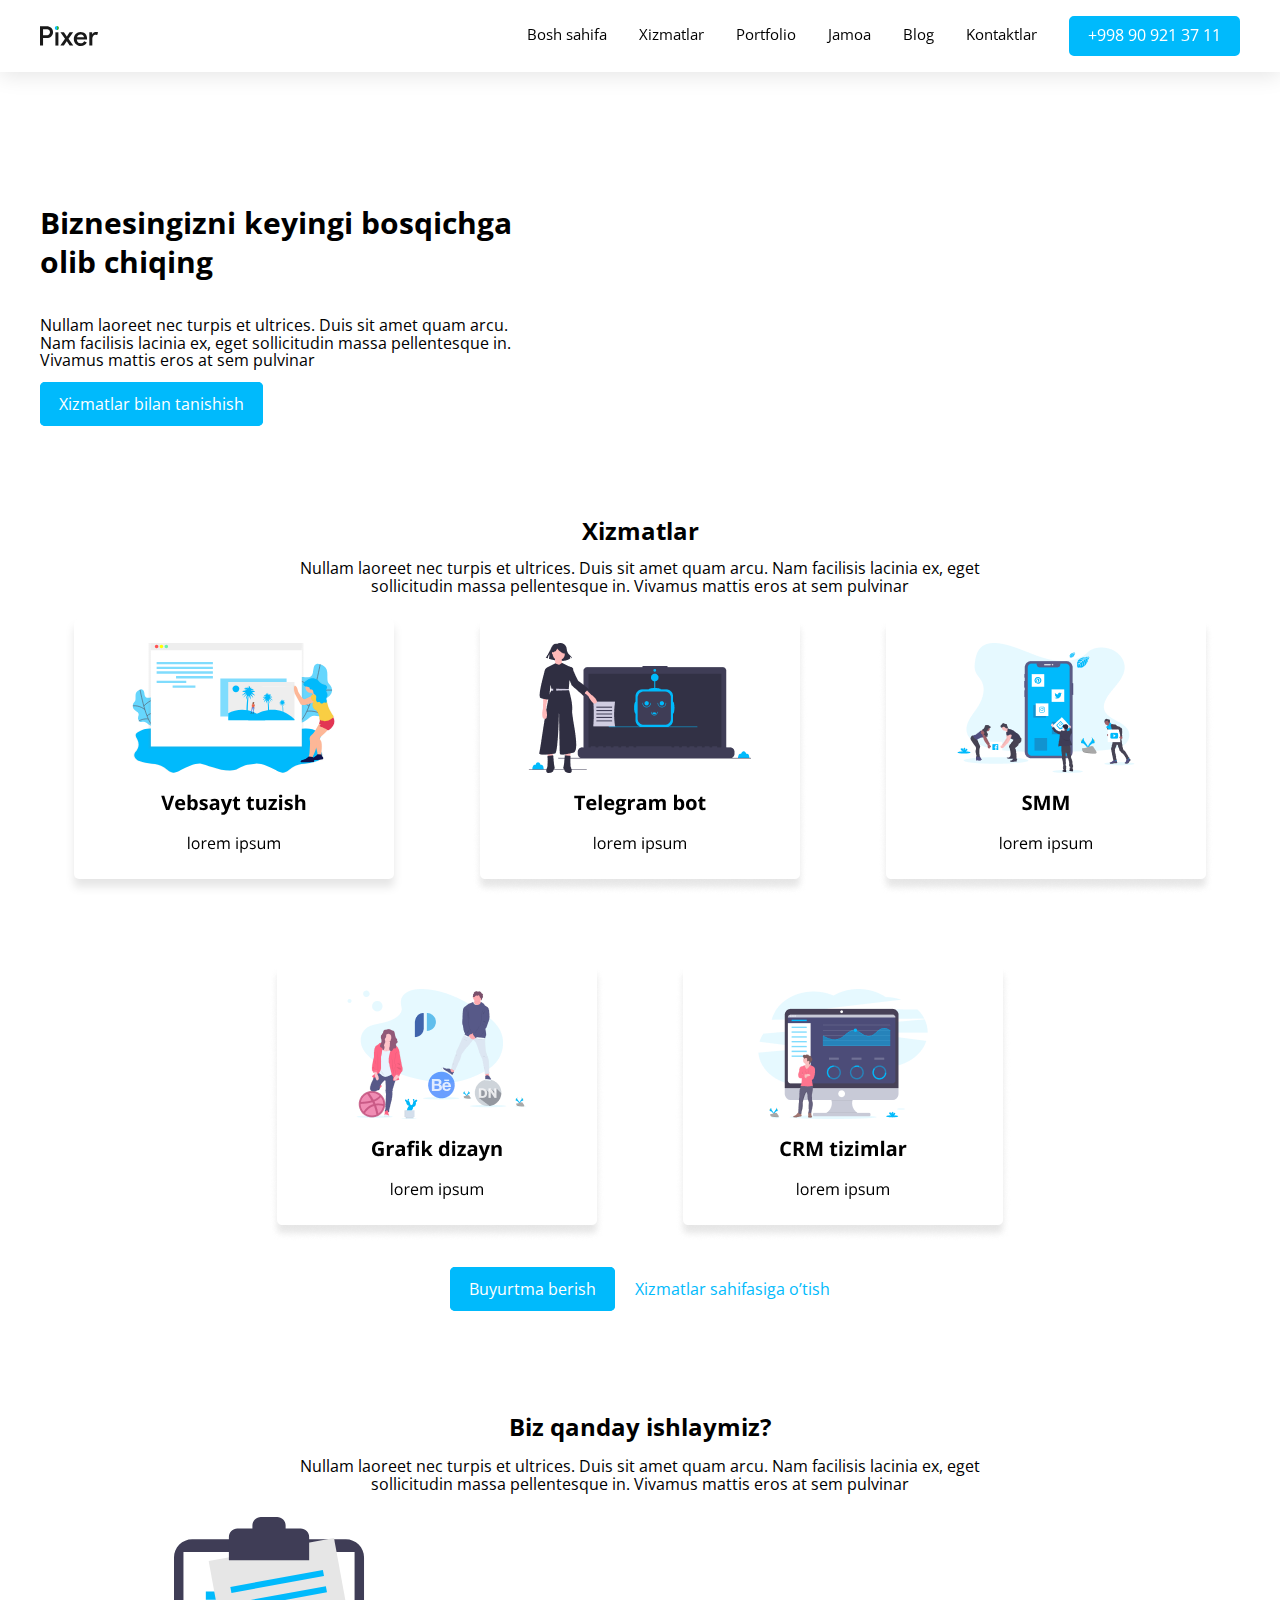
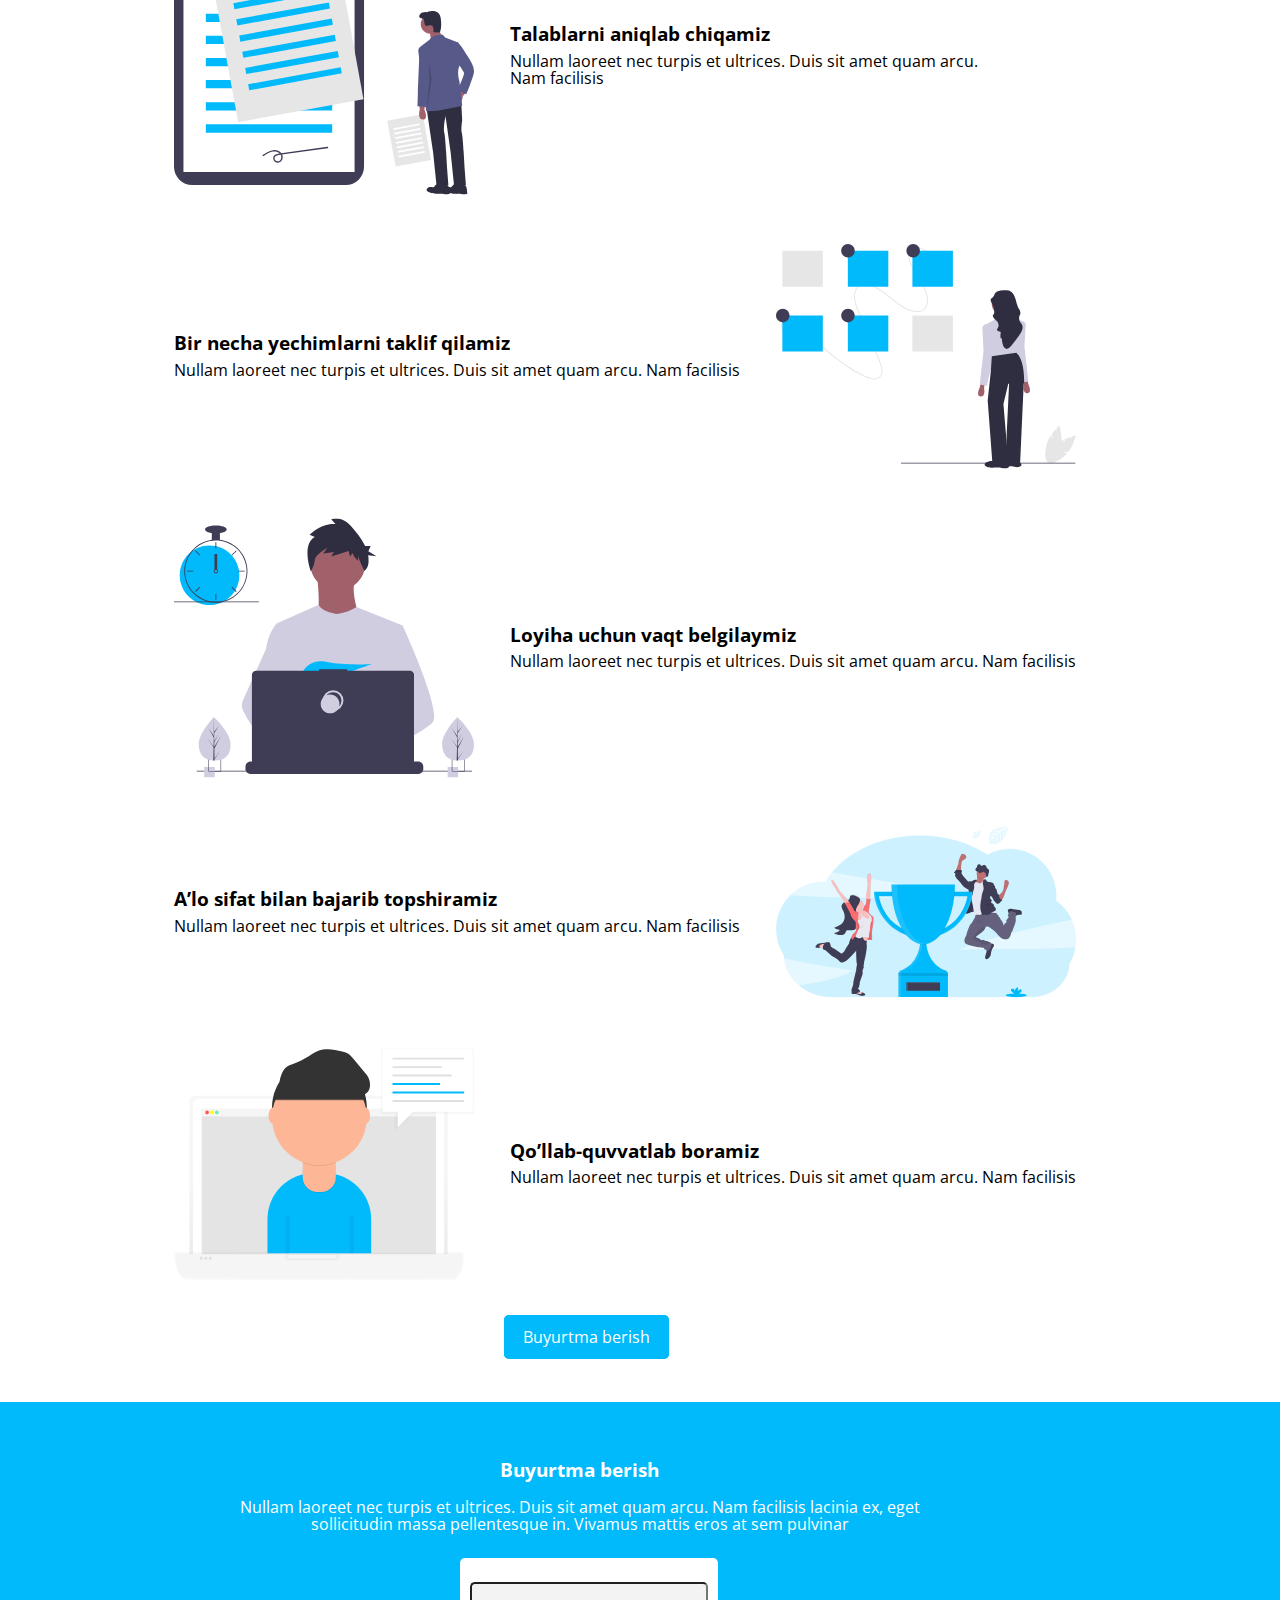
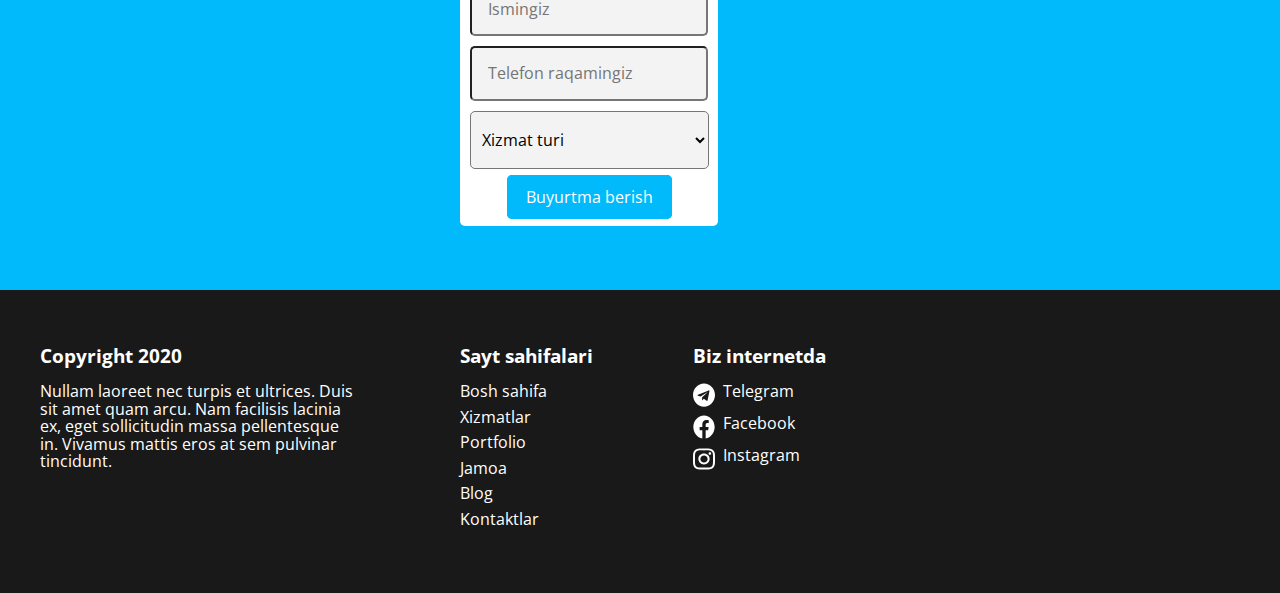
<file: index.html>
<!DOCTYPE html>
<html lang="uz">
  <head>
    <meta charset="UTF-8" />
    <meta http-equiv="X-UA-Compatible" content="IE=edge" />
    <meta name="viewport" content="width=\, initial-scale=1.0" />
    <!-- <link rel="stylesheet" href="./css/normalize.css">
    <link rel="stylesheet" href="./css/style.css" /> -->
    <link rel="stylesheet" href="./css/style.min.css">
    <title>Pixer</title>
  </head>
  <body>
    <!-- HEADER -->
    <header class="header">
      <div class="header-container container">
        <a class="logo-link" href="./index.html"
          ><img class="logo-img" src="./images/site_logo.svg" alt="logotip"
        /></a>
        <nav class="sitenav">
          <ul class="sitenav-list">
            <li class="sitenav-item">
              <a class="sitenav-link" href="">Bosh sahifa</a>
            </li>
            <li class="sitenav-item">
              <a class="sitenav-link" href="./pages/xizmatlar.html">Xizmatlar</a>
            </li>
            <li class="sitenav-item">
              <a class="sitenav-link" href="">Portfolio</a>
            </li>
            <li class="sitenav-item">
              <a class="sitenav-link" href="">Jamoa</a>
            </li>
            <li class="sitenav-item">
              <a class="sitenav-link" href="">Blog</a>
            </li>
            <li class="sitenav-item">
              <a class="sitenav-link" href="">Kontaktlar</a>
            </li>

            <a class="tell btn" href="tell:+998 90 921 37 11"
              >+998 90 921 37 11</a
            >
          </ul>
        </nav>
      </div>
    </header>
    <!-- MAIN -->
    <main class="main">
      <!-- HERO -->
      <section class="hero">
        <div class="hero-container container">
          <div class="hero-info">
            <div class="hero-info-wrapper">
              <h1 class="hero-title">
                Biznesingizni keyingi bosqichga olib chiqing
              </h1>
              <p class="hero-discription">
                Nullam laoreet nec turpis et ultrices. Duis sit amet quam arcu.
                Nam facilisis lacinia ex, eget sollicitudin massa pellentesque
                in. Vivamus mattis eros at sem pulvinar
              </p>
              <a class="hero-btn btn" href="">Xizmatlar bilan tanishish</a>
            </div>
          </div>
          <div class="video">
            <iframe
              class="hero-video"
              width="458"
              height="258"
              src="https://www.youtube.com/embed/6_pru8U2RmM"
              title="YouTube video player"
              frameborder="0"
              allow="accelerometer; autoplay; clipboard-write; encrypted-media; gyroscope; picture-in-picture"
              allowfullscreen
            ></iframe>
          </div>
        </div>
      </section>
      <!-- XIZMATLAR -->
      <section class="ximatlar">
        <div class="xizmatlar-container container">
          <div class="xizmatlar-info">
            <h2 class="xizmatlar-info-title">Xizmatlar</h2>
            <p class="xizmatlar-info-desription">
              Nullam laoreet nec turpis et ultrices. Duis sit amet quam arcu.
              Nam facilisis lacinia ex, eget <br> sollicitudin massa pellentesque in.
              Vivamus mattis eros at sem pulvinar
            </p>
          </div>
          <div class="xizmatlar-blogs">
            <a class="blogs-item" href="./index.html">
              <img class="blogs-img" src="./images/vebsite.svg" alt="vebsite">
              <img class="blogs-img" src="./images/bot.png" alt="bot">
              <img class="blogs-img" src="./images/smm.png" alt="smm">
              <img class="blogs-img" src="./images/service.png" alt="service" />
              <img class="blogs-img" src="./images/crm.png" alt="crm">              
          </div>
          <div class="blogs-buyurtma">
            <a class="blogs-btn btn" href="#">Buyurtma berish</a>
            <a class="blogs-link" href="#">Xizmatlar sahifasiga o’tish</a>
          </div>
        </div>
      </section>
<!-- TAKLIFLAR -->
      <section class="takliflar">
        <div class="takliflar-container container">
          <h2 class="takliflar-sarlavha">Biz qanday ishlaymiz?</h2>
          <p class="takliflar-text">Nullam laoreet nec turpis et ultrices. Duis sit amet quam arcu. Nam facilisis lacinia ex, eget <br> sollicitudin massa pellentesque in. Vivamus mattis eros at sem pulvinar</p>
          <div class="takliflar-qutisi">
          <div class="taklif-box">
            <img class="taklif-img" src="./images/talab.svg" alt="to`rtburchak rasm bor" >
            <div class="taklif-box-info">
              <h3 class="taklif-title">Talablarni aniqlab chiqamiz</h3>
              <p class="taklif-description">Nullam laoreet nec turpis et ultrices. Duis sit amet quam arcu. <br> Nam facilisis</p></div>
          </div>
          <div class="taklif-box">
            <div class="taklif-box-info">
            <h3 class="taklif-title">Bir necha yechimlarni taklif qilamiz</h3>
            <p class="taklif-description">Nullam laoreet nec turpis et ultrices. Duis sit amet quam arcu. Nam facilisis</p>
          </div>
            <img class="taklif-img" src="./images/taklif.svg" alt="to`rtburchak rasm bor" >
          </div>
          <div class="taklif-box">
            
            <img class="taklif-img" src="./images/vaqt.svg" alt="to`rtburchak rasm bor" >
            <div class="taklif-box-info">
              <h3 class="taklif-title">Loyiha uchun vaqt belgilaymiz</h3>
              <p class="taklif-description">Nullam laoreet nec turpis et ultrices. Duis sit amet quam arcu. Nam facilisis</p>
            </div>
          </div>
          <div class="taklif-box">
            <div class="taklif-box-info">
            <h3 class="taklif-title">A’lo sifat bilan bajarib topshiramiz</h3>
            <p class="taklif-description">Nullam laoreet nec turpis et ultrices. Duis sit amet quam arcu. Nam facilisis</p>
            </div>
            <img class="taklif-img" src="./images/topshir.svg" alt="to`rtburchak rasm bor" >
          </div>
          <div class="taklif-box">
            <img class="taklif-img" src="./images/quvvat.svg" alt="to`rtburchak rasm bor" >
            <div class="taklif-box-info">
            <h3 class="taklif-title">Qo’llab-quvvatlab boramiz</h3>
            <p class="taklif-description">Nullam laoreet nec turpis et ultrices. Duis sit amet quam arcu. Nam facilisis</p>
            </div>
          </div>
          <div class="tugmacha">
          <a class="takliflar-btn btn" href="#">Buyurtma berish</a></div>
        </div>
        </div>
      </section>
      <!-- SECTION -->
      <section class="forma">
        <div class="forma-container container">
          <div class="form-info">
          <h3 class="forma-title">Buyurtma berish</h3>
          <p class="forma-description">Nullam laoreet nec turpis et ultrices. Duis sit amet quam arcu. Nam facilisis lacinia ex, eget sollicitudin massa pellentesque in. Vivamus mattis eros at sem pulvinar</p>
        </div>
          <div class="forma-quti">
          <form class="forma-box" action="" >
            <input class="forma-input" type="text" placeholder="Ismingiz"> <br>
            <input class="forma-input" type="text" placeholder="Telefon raqamingiz"><br>
            <select class="select" name="xizmat turi" id="" >
              <option value="nol">Xizmat turi</option>
              <option value="Bir">Shu kerakmi</option>
              <option value="ikki">Kerak bo`lsa tanla</option>
              <option value="uch">Kerak emas bo`lsa tanlama</option>
            </select><br>
            <div class="button">
            <a class="form-btn btn" href="#">Buyurtma berish</a>
          </div>
          </form>
        </div>
        </div>
      </section>
    </main>
    <!-- FOOTER -->
    <footer class="footer">
      <div class="footer-container container">
        <div class="footer-info">
          <h3 class="footer-info-title">Copyright 2020</h3>
          <p class="footer-info-description">Nullam laoreet nec turpis et ultrices. Duis sit amet quam arcu. Nam facilisis lacinia ex, eget sollicitudin massa pellentesque in. Vivamus mattis eros at sem pulvinar tincidunt.</p>
        </div>
        </ul>
        <ul class="footer-list">
          <h3 class="footer-info-title">Sayt sahifalari</h3>
          <li class="footer-item">
            <a class="footer-link" href="#" >Bosh sahifa</a>
          </li>
          <li class="footer-item">
            <a class="footer-link" href="#" >Xizmatlar</a>
          </li>
          <li class="footer-item">
            <a class="footer-link" href="#" >Portfolio</a>
          </li>
          <li class="footer-item">
            <a class="footer-link" href="#" >Jamoa</a>
          </li>
          <li class="footer-item">
            <a class="footer-link" href="#" >Blog</a>
          </li>
          <li class="footer-item">
            <a class="footer-link" href="#" >Kontaktlar</a>
          </li>
        </ul>
        <ul class="footer-list">
          <h3 class="footer-info-title">Biz internetda</h3>
          <li class="footer-item">
            <a class="footer-link" href="" >
              <img class="footer-img" src="./images/Vector.svg" alt="" >Telegram
            </a>
          </li>
          <li class="footer-item">
            <a class="footer-link" href="" >
              <img class="footer-img" src="./images/facebook.svg" alt="" >Facebook
            </a>
          </li>
          <li class="footer-item">
            <a class="footer-link" href="" >
              <img class="footer-img" src="./images/instagram.svg" alt="" >Instagram
            </a>
          </li>
        </ul>

      </div>
    </footer>
  </body>
</html>
</file>
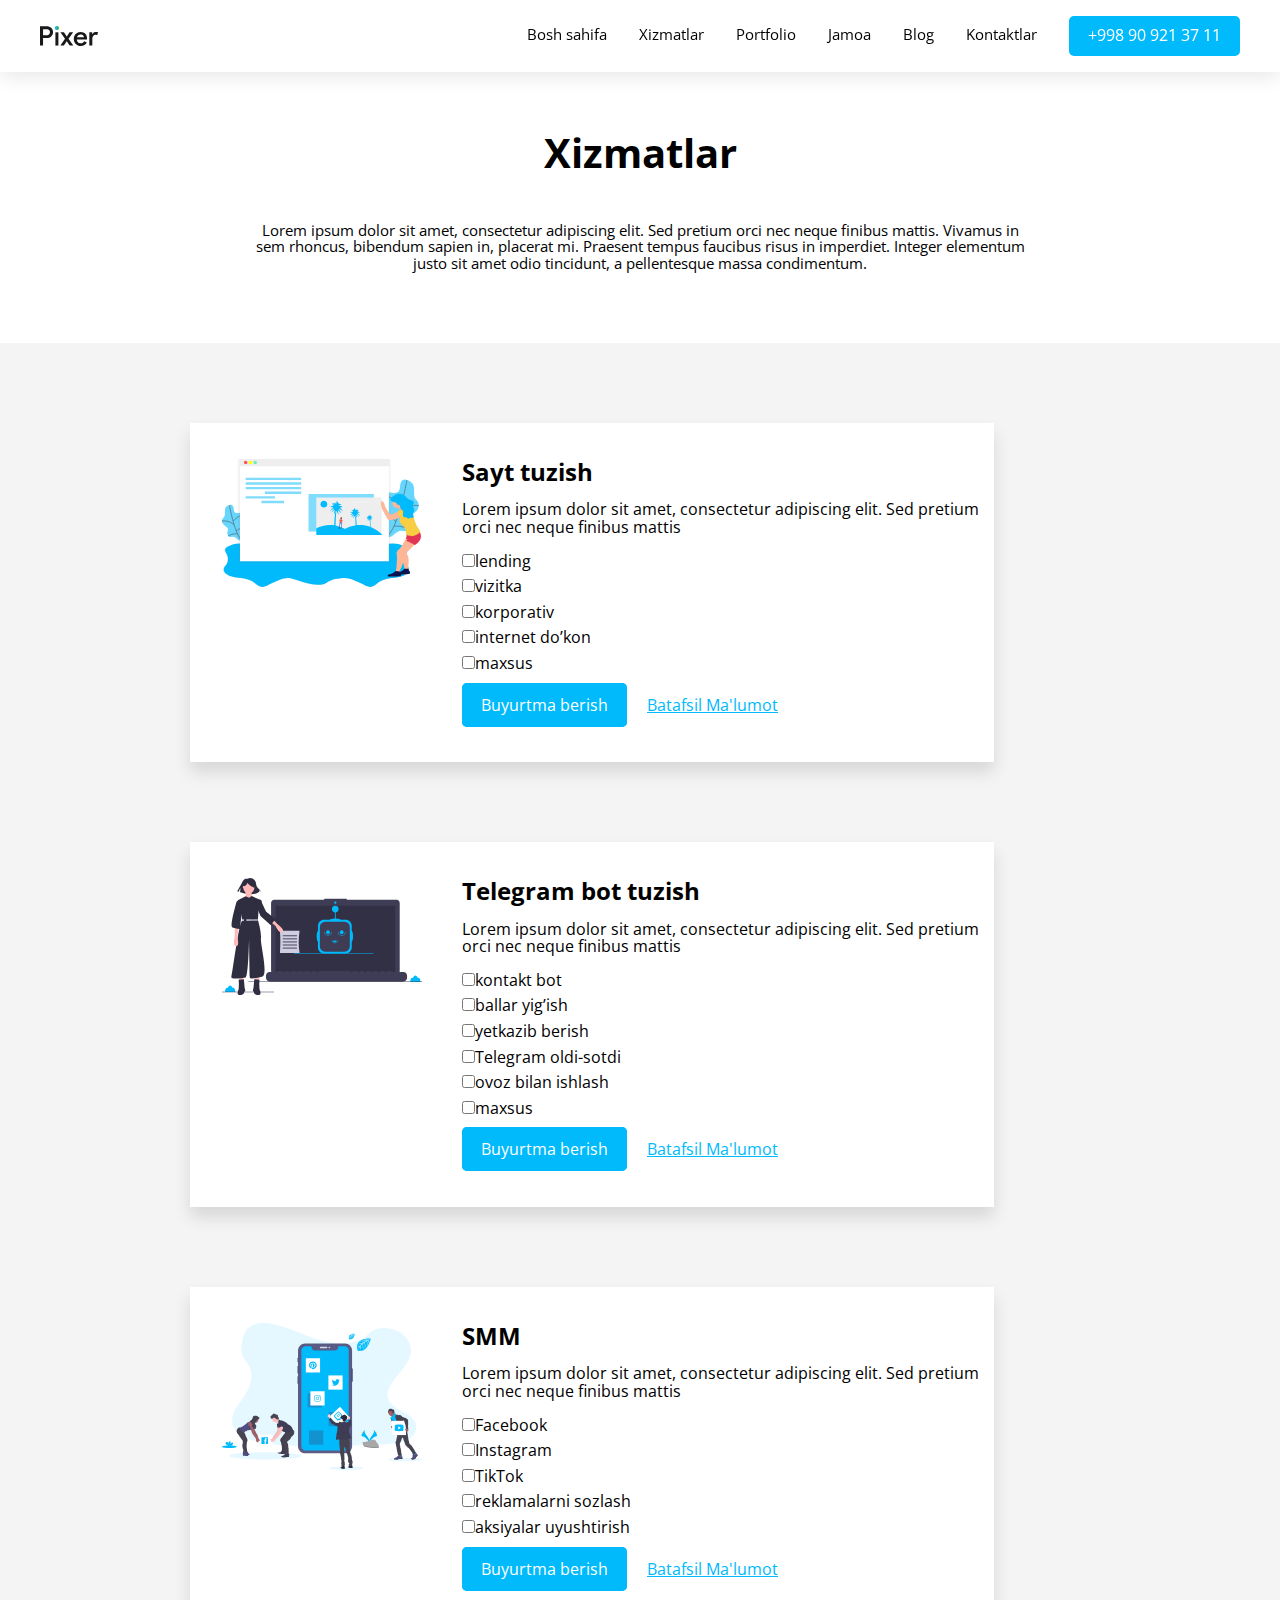
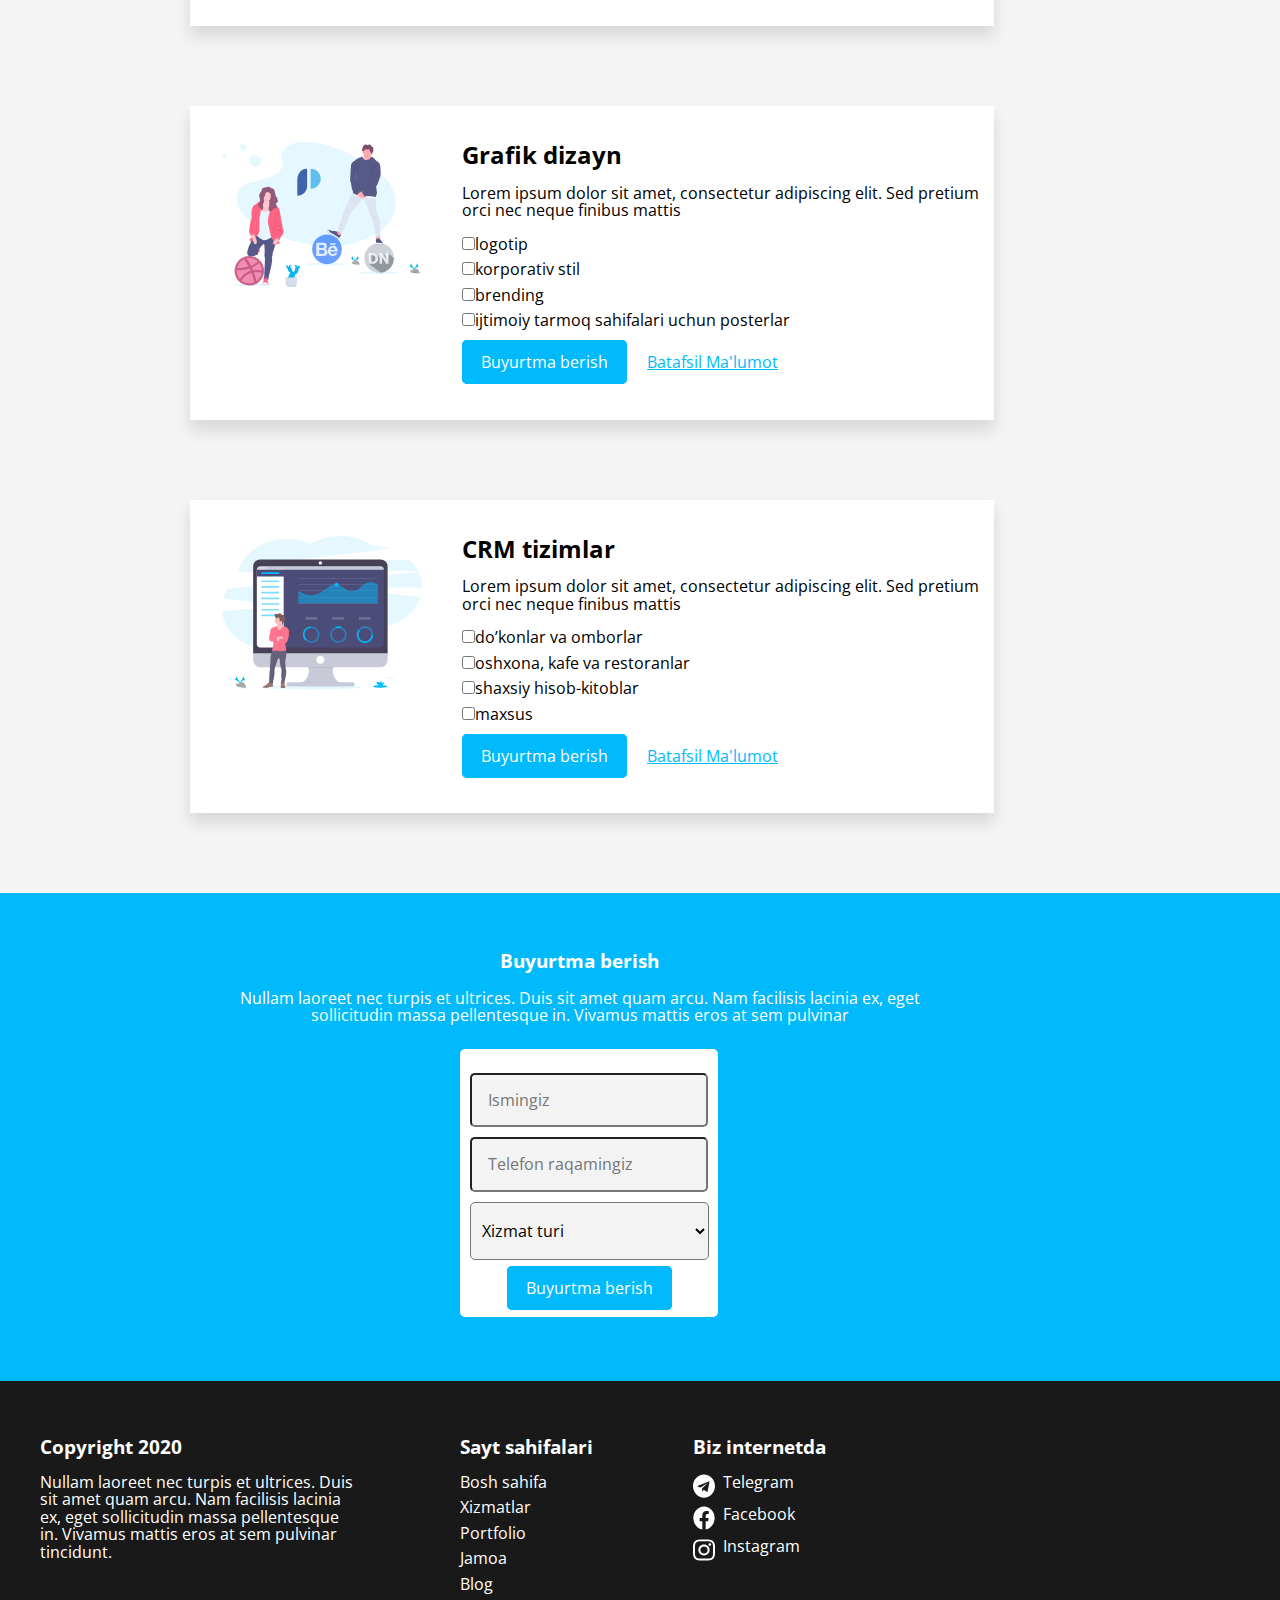
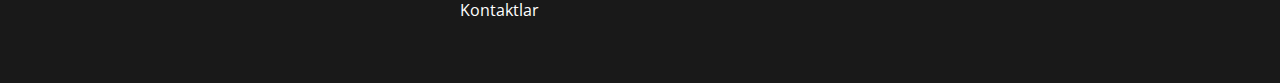
<file: pages/xizmatlar.html>
<!DOCTYPE html>
<html lang="uz">
  <head>
    <meta charset="UTF-8" />
    <meta http-equiv="X-UA-Compatible" content="IE=edge" />
    <meta name="viewport" content="width=device-width, initial-scale=1.0" />
    <!-- <link rel="stylesheet" href="./css/style.css" /> -->
    <link rel="stylesheet" href="./css/style.min.css">
    <title>Xizmatlar</title>
  </head>
  <body>
    <header class="header">
      <div class="header-container container">
        <a class="logo-link" href="./index.html"
          ><img class="logo-img" src="../images/site_logo.svg" alt="logotip"
        /></a>
        <nav class="sitenav">
          <ul class="sitenav-list">
            <li class="sitenav-item">
              <a class="sitenav-link" href="../index.html">Bosh sahifa</a>
            </li>
            <li class="sitenav-item">
              <a class="sitenav-link" href="">Xizmatlar</a>
            </li>
            <li class="sitenav-item">
              <a class="sitenav-link" href="">Portfolio</a>
            </li>
            <li class="sitenav-item">
              <a class="sitenav-link" href="">Jamoa</a>
            </li>
            <li class="sitenav-item">
              <a class="sitenav-link" href="">Blog</a>
            </li>
            <li class="sitenav-item">
              <a class="sitenav-link" href="">Kontaktlar</a>
            </li>

            <a class="tell btn" href="tell:+998 90 921 37 11"
              >+998 90 921 37 11</a
            >
          </ul>
        </nav>
      </div>
    </header>
    <!-- MAIN -->
    
      <div class="main-container">
        <section>
          <div class="hero-container">
            <div class="hero-info">
              <h1 class="hero-title">Xizmatlar</h1>
              <p class="hero-description">
                Lorem ipsum dolor sit amet, consectetur adipiscing elit. Sed
                pretium orci nec neque finibus mattis. Vivamus in sem rhoncus,
                bibendum sapien in, placerat mi. Praesent tempus faucibus risus
                in imperdiet. Integer elementum justo sit amet odio tincidunt, a
                pellentesque massa condimentum.
              </p>
            </div>
          </div>
        </section>
        <section class="xizmatlar">
          <div class="xizmatlar-container container">
            <div class="xiz-blog">
              <div class="xiz-blog-img">
                <img src="./images/website-illustration.svg" alt="" />
              </div>

              <div class="xiz-blog-info">
                <h2 class="info-title">Sayt tuzish</h2>
                <p class="info-description">
                  Lorem ipsum dolor sit amet, consectetur adipiscing elit. Sed
                  pretium orci nec neque finibus mattis
                </p>
                <ul class="info-list">
                  <li class="info-item">
                    <input type="checkbox" /><span>lending</span>
                  </li>
                  <li class="info-item">
                    <input type="checkbox" /><span>vizitka</span>
                  </li>
                  <li class="info-item">
                    <input type="checkbox" /><span>korporativ</span>
                  </li>
                  <li class="info-item">
                    <input type="checkbox" /><span>internet do’kon</span>
                  </li>
                  <li class="info-item">
                    <input type="checkbox" /><span>maxsus</span>
                  </li>
                </ul>
                <div class="blogs-buyurtma">
                  <a class="blogs-btn btn" href="#">Buyurtma berish</a>
                  <a class="blogs-link" href="#">Batafsil Ma'lumot</a>
                </div>
              </div>
            </div>
            <div class="xiz-blog">
              <div class="xiz-blog-img">
                <img src="./images/bot-illustration.svg" alt="" />
              </div>

              <div class="xiz-blog-info">
                <h2 class="info-title">Telegram bot tuzish</h2>
                <p class="info-description">
                  Lorem ipsum dolor sit amet, consectetur adipiscing elit. Sed
                  pretium orci nec neque finibus mattis
                </p>
                <ul class="info-list">
                  <li class="info-item">
                    <input type="checkbox" /><span>kontakt bot</span>
                  </li>
                  <li class="info-item">
                    <input type="checkbox" /><span>ballar yig’ish</span>
                  </li>
                  <li class="info-item">
                    <input type="checkbox" /><span>yetkazib berish</span>
                  </li>
                  <li class="info-item">
                    <input type="checkbox" /><span>Telegram oldi-sotdi</span>
                  </li>
                  <li class="info-item">
                    <input type="checkbox" /><span>ovoz bilan ishlash</span>
                  </li>
                  <li class="info-item">
                    <input type="checkbox" /><span>maxsus</span>
                  </li>
                </ul>
                <div class="blogs-buyurtma">
                  <a class="blogs-btn btn" href="#">Buyurtma berish</a>
                  <a class="blogs-link" href="#">Batafsil Ma'lumot</a>
                </div>
              </div>
            </div>
            <div class="xiz-blog">
              <div class="xiz-blog-img">
                <img src="./images/smm-illustration.svg" alt="" />
              </div>

              <div class="xiz-blog-info">
                <h2 class="info-title">SMM</h2>
                <p class="info-description">
                  Lorem ipsum dolor sit amet, consectetur adipiscing elit. Sed
                  pretium orci nec neque finibus mattis
                </p>
                <ul class="info-list">
                  <li class="info-item">
                    <input type="checkbox" /><span>Facebook</span>
                  </li>
                  <li class="info-item">
                    <input type="checkbox" /><span>Instagram</span>
                  </li>
                  <li class="info-item">
                    <input type="checkbox" /><span>TikTok</span>
                  </li>
                  <li class="info-item">
                    <input type="checkbox" /><span>reklamalarni sozlash</span>
                  </li>
                  <li class="info-item">
                    <input type="checkbox" /><span>aksiyalar uyushtirish</span>
                  </li>
                </ul>
                <div class="blogs-buyurtma">
                  <a class="blogs-btn btn" href="#">Buyurtma berish</a>
                  <a class="blogs-link" href="#">Batafsil Ma'lumot</a>
                </div>
              </div>
            </div>
            <div class="xiz-blog">
              <div class="xiz-blog-img">
                <img src="./images/design-illustration.svg" alt="" />
              </div>
              <div class="xiz-blog-info">
                <h2 class="info-title">Grafik dizayn</h2>
                <p class="info-description">
                  Lorem ipsum dolor sit amet, consectetur adipiscing elit. Sed
                  pretium orci nec neque finibus mattis
                </p>
                <ul class="info-list">
                  <li class="info-item">
                    <input type="checkbox" /><span>logotip</span>
                  </li>
                  <li class="info-item">
                    <input type="checkbox" /><span>korporativ stil</span>
                  </li>
                  <li class="info-item">
                    <input type="checkbox" /><span>brending</span>
                  </li>
                  <li class="info-item">
                    <input type="checkbox" /><span
                      >ijtimoiy tarmoq sahifalari uchun posterlar</span
                    >
                  </li>
                </ul>
                <div class="blogs-buyurtma">
                  <a class="blogs-btn btn" href="#">Buyurtma berish</a>
                  <a class="blogs-link" href="#">Batafsil Ma'lumot</a>
                </div>
              </div>
            </div>
            <div class="xiz-blog">
              <div class="xiz-blog-img">
                <img src="./images/crm-illustration.svg" alt="" />
              </div>
              <div class="xiz-blog-info">
                <h2 class="info-title">CRM tizimlar</h2>
                <p class="info-description">
                  Lorem ipsum dolor sit amet, consectetur adipiscing elit. Sed
                  pretium orci nec neque finibus mattis
                </p>
                <ul class="info-list">
                  <li class="info-item">
                    <input type="checkbox" /><span>do’konlar va omborlar</span>
                  </li>
                  <li class="info-item">
                    <input type="checkbox" /><span
                      >oshxona, kafe va restoranlar</span
                    >
                  </li>
                  <li class="info-item">
                    <input type="checkbox" /><span>shaxsiy hisob-kitoblar</span>
                  </li>
                  <li class="info-item">
                    <input type="checkbox" /><span>maxsus</span>
                  </li>
                </ul>
                <div class="blogs-buyurtma">
                  <a class="blogs-btn btn" href="#">Buyurtma berish</a>
                  <a class="blogs-link" href="#">Batafsil Ma'lumot</a>
                </div>
              </div>
            </div>
          </div>
        </section>
      </div>
    

    <!-- SECTION -->
    <section class="forma">
        <div class="forma-container container">
          <div class="form-info">
          <h3 class="forma-title">Buyurtma berish</h3>
          <p class="forma-description">Nullam laoreet nec turpis et ultrices. Duis sit amet quam arcu. Nam facilisis lacinia ex, eget sollicitudin massa pellentesque in. Vivamus mattis eros at sem pulvinar</p>
        </div>
          <div class="forma-quti">
          <form class="forma-box" action="" >
            <input class="forma-input" type="text" placeholder="Ismingiz"> <br>
            <input class="forma-input" type="text" placeholder="Telefon raqamingiz"><br>
            <select class="select" name="xizmat turi" id="" >
              <option value="nol">Xizmat turi</option>
              <option value="Bir">Shu kerakmi</option>
              <option value="ikki">Kerak bo`lsa tanla</option>
              <option value="uch">Kerak emas bo`lsa tanlama</option>
            </select><br>
            <div class="button">
            <a class="form-btn btn" href="#">Buyurtma berish</a>
          </div>
          </form>
        </div>
        </div>
      </section>
    </main>
    <!-- FOOTER -->
    <footer class="footer">
      <div class="footer-container container">
        <div class="footer-info">
          <h3 class="footer-info-title">Copyright 2020</h3>
          <p class="footer-info-description">Nullam laoreet nec turpis et ultrices. Duis sit amet quam arcu. Nam facilisis lacinia ex, eget sollicitudin massa pellentesque in. Vivamus mattis eros at sem pulvinar tincidunt.</p>
        </div>
        </ul>
        <ul class="footer-list">
          <h3 class="footer-info-title">Sayt sahifalari</h3>
          <li class="footer-item">
            <a class="footer-link" href="#" >Bosh sahifa</a>
          </li>
          <li class="footer-item">
            <a class="footer-link" href="#" >Xizmatlar</a>
          </li>
          <li class="footer-item">
            <a class="footer-link" href="#" >Portfolio</a>
          </li>
          <li class="footer-item">
            <a class="footer-link" href="#" >Jamoa</a>
          </li>
          <li class="footer-item">
            <a class="footer-link" href="#" >Blog</a>
          </li>
          <li class="footer-item">
            <a class="footer-link" href="#" >Kontaktlar</a>
          </li>
        </ul>
        <ul class="footer-list">
          <h3 class="footer-info-title">Biz internetda</h3>
          <li class="footer-item">
            <a class="footer-link" href="" >
              <img class="footer-img" src="./images/Vector.svg" alt="" >Telegram
            </a>
          </li>
          <li class="footer-item">
            <a class="footer-link" href="" >
              <img class="footer-img" src="./images/facebook.svg" alt="" >Facebook
            </a>
          </li>
          <li class="footer-item">
            <a class="footer-link" href="" >
              <img class="footer-img" src="./images/instagram.svg" alt="" >Instagram
            </a>
          </li>
        </ul>

      </div>
    </footer>
  </body>
</html>
</file>
<file: css/style.css>
/* open-sans-regular - latin */
@font-face {
  font-family: "Open Sans";
  font-style: normal;
  font-weight: 400;
  src: local(""),
    url("../fonts/open-sans-v34-latin-regular.woff2") format("woff2"),
    /* Chrome 26+, Opera 23+, Firefox 39+ */
      url("../fonts/open-sans-v34-latin-regular.woff") format("woff"); /* Chrome 6+, Firefox 3.6+, IE 9+, Safari 5.1+ */
}
/* open-sans-700 - latin */
@font-face {
  font-family: "Open Sans";
  font-style: normal;
  font-weight: 700;
  src: local(""), url("../fonts/open-sans-v34-latin-700.woff2") format("woff2"),
    /* Chrome 26+, Opera 23+, Firefox 39+ */
      url("../fonts/open-sans-v34-latin-700.woff") format("woff"); /* Chrome 6+, Firefox 3.6+, IE 9+, Safari 5.1+ */
}

*,
*::after,
*::before {
  margin: 0;
  padding: 0;
  box-sizing: border-box;
}

html {
  font-size: 62.5%;
}

ul,
ol {
  list-style: none;
}

a {
  text-decoration: none;
}
img {
  display: flex;
}

body {
  background-color: #fff;
  font-weight: 400;
  font-family: "Open Sans", sans-serif;
  font-size: 1.6rem;
  line-height: 1.1;
  color: #000000;
  flex-direction: column;
  height: 100%;
  display: flex;
}

main {
  flex-grow: 1;
}

.container {
  width: 100%;
  max-width: 1200px;
  margin-left: auto;
  margin-right: auto;
}

.btn {
  background-color: #00bafc;
  padding: 8px 16px;
  border-radius: 5px;
  color: #fff;
  border: 3px solid rgba(0, 186, 252, 1);
  transition: 0.3s;
}

.header {
  background-color: #fff;
  position: fixed;
  width: 100%;
  box-shadow: 0px 4px 20px 0px rgba(0, 0, 0, 0.1);
}
.header-container {
  padding-top: 1.6rem;
  padding-bottom: 1.6rem;
  display: flex;
  justify-content: space-between;
  align-items: center;
  text-align: center;
}

.logo-img:hover {
  opacity: 0.6;
}
.logo-img:active {
  opacity: 0.8;
}
.sitenav-list {
  display: flex;
  gap: 3.2rem;
}
.sitenav-item {
  padding-top: 1rem;
}
.sitenav-link {
  padding-bottom: 1.3rem;
  font-size: 1.5rem;
  line-height: 1.17;
  color: #000000;
}

.sitenav-link:hover {
  border-bottom: 3px solid #191919;
  border-width: 0.3rem;
}

/* .sitenav:active .sitenav-link {
  background-color: rgba(25, 25, 25, 0.7); */
/* } */
.tell {
  background-color: #00bafc;
  padding: 8px 16px;
  border-radius: 5px;
  color: #fff;
  border: 3px solid rgba(0, 186, 252, 1);
  transition: 0.3s;
}
.tell:hover {
  background-color: transparent;
  color: rgba(0, 186, 252, 1);
}
.tell:active {
  background-color: rgba(0, 186, 252, 0.6);
  color: #fff;
  border-color: rgba(0, 186, 252, 0.6);
}

/* MAIN */

.main {
  padding-top: 14.6rem;
}

.hero-container {
  justify-content: space-between;
  display: flex;
  padding-bottom: 8rem;
}

.hero-info {
  padding-top: 3.7rem;
  padding-right: 17.2rem;
}
.hero-info-wrapper {
  width: 47.7rem;
}
.hero-title {
  font-weight: 700;
  font-family: "Open Sans", sans-serif;
  font-size: 3rem;
  line-height: 1.3;
  padding-bottom: 1.6rem;
}
.hero-discription {
  font-style: 1.6rem;
  line-height: 1.1;
  padding-bottom: 2.6rem;
}

.hero-btn {
  margin-top: 1.6rem;
}
.hero-btn:hover {
  background-color: rgba(0, 186, 252, 0.8);
}

.hero-btn:active {
  background-color: rgba(0, 186, 252, 0.6);
}

.hero-video {
  width: 458px;
  height: 258px;
  margin-right: 0;
  border-radius: 5px;
}
.video {
  padding-top: 3rem;
}
/* XIZMATLAR */

.xizmatlar-container {
  padding-bottom: 5.6rem;
}

.xizmatlar-info {
  text-align: center;
}
.xizmatlar-info-title {
  padding-bottom: 1.6rem;
  font-size: 2.4rem;
  font-weight: 700;
}
.xizmatlar-info-desription {
  padding-bottom: 2.4rem;
}
.xizmatlar-blogs {
  padding-bottom: 4rem;
}
.blogs-item {
  display: flex;
  flex-wrap: wrap;
  justify-content: center;
  gap: 7rem;
}

.blogs-img:hover {
  box-shadow: 0px 12px 21px rgba(0, 0, 0, 0.1);
}
.blogs-buyurtma {
  text-align: center;
}
.blogs-btn {
  margin-right: 1.6rem;
}

.blogs-link {
  color: rgba(0, 186, 252, 1);
}

/* Takliflar */

.takliflar {
}
.takliflar-container {
  padding-top: 5.6rem;
  text-align: center;
  padding-bottom: 5.6rem;
}

.takliflar-sarlavha {
  font-weight: 700;
  font-size: 2.4rem;
  line-height: 1.3;
  padding-bottom: 1.6rem;
}
.takliflar-text {
  padding-bottom: 2.4rem;
}
.takliflar-qutisi {
  padding-left: 13.4rem;
}
.taklif-box {
  padding-bottom: 4.875rem;
  display: flex;
  align-items: center;
}
.taklif-box-info {
  text-align: left;
}
.taklif-box :nth-child(2n-1) {
  padding-right: 3.6rem;
}
.taklif-img {
}
.taklif-title {
  margin-bottom: 8px;
}
.taklif-description {
}
.takliflar-btn:hover {
  opacity: 0.6;
}
.takliflar-btn {
}
.tugmacha {
  text-align: left;
  padding-left: 33rem;
}

/* FORMA */
.forma {
  background-color: #00bafc;
}
.forma-container {
  text-align: center;
  padding-top: 5.6rem;
  padding-bottom: 6.4rem;
}
.form-info {
  width: 71.9rem;
  margin-left: 18rem;
  color: #fff;
}

.forma-title {
  font-weight: 700;
  font-style: 2.4rem;
  line-height: 1.3;
  padding-bottom: 1.6rem;
}
.forma-description {
  padding-bottom: 2.4rem;
}
.forma-box {
  border-radius: 5px;
  padding-top: 2.4rem;
  background-color: #fff;

  padding-bottom: 2rem;
}
.forma-quti {
  margin-left: 42rem;
  width: 25.8rem;
}
.forma-input {
  background-color: #f3f3f3;
  border-radius: 5px;
  margin-bottom: 1rem;
  padding: 1.6rem 1.6rem 1.6rem;
}
.select {
  background-color: #f3f3f3;
  border-radius: 5px;
  padding: 1.6rem 0.7rem 1.6rem;
}
.form-btn:hover {
  opacity: 0.6;
}
.button {
  margin-top: 2rem;
}

/* FOOTER */
.footer {
  background-color: #191919;
  color: #fff;
}
.footer-container {
  padding-top: 5.6rem;
  padding-bottom: 5.6rem;
  display: flex;
  text-align-last: left;
  gap: 10rem;
}

.footer-info {
  width: 32rem;
}
.footer-info-title {
  padding-bottom: 1.6rem;
}
.footer-info-description {
}
.footer-list {
}
.footer-item {
}
.footer-link {
  color: #fff;
  padding-bottom: 8px;
  display: flex;
  gap: 8px;
}
.footer-img {
}
</file>
<file: pages/css/style.css>
/* open-sans-regular - latin */
@font-face {
  font-family: "Open Sans";
  font-style: normal;
  font-weight: 400;
  src: url("../fonts/open-sans-v34-latin-regular.eot"); /* IE9 Compat Modes */
  src: local(""),
    url("../fonts/open-sans-v34-latin-regular.eot?#iefix")
      format("embedded-opentype"),
    /* IE6-IE8 */ url("../fonts/open-sans-v34-latin-regular.woff2")
      format("woff2"),
    /* Super Modern Browsers */ url("../fonts/open-sans-v34-latin-regular.woff")
      format("woff"),
    /* Modern Browsers */ url("../fonts/open-sans-v34-latin-regular.ttf")
      format("truetype"),
    /* Safari, Android, iOS */
      url("../fonts/open-sans-v34-latin-regular.svg#OpenSans") format("svg"); /* Legacy iOS */
}
/* open-sans-700 - latin */
@font-face {
  font-family: "Open Sans";
  font-style: normal;
  font-weight: 700;
  src: url("../fonts/open-sans-v34-latin-700.eot"); /* IE9 Compat Modes */
  src: local(""),
    url("../fonts/open-sans-v34-latin-700.eot?#iefix")
      format("embedded-opentype"),
    /* IE6-IE8 */ url("../fonts/open-sans-v34-latin-700.woff2") format("woff2"),
    /* Super Modern Browsers */ url("../fonts/open-sans-v34-latin-700.woff")
      format("woff"),
    /* Modern Browsers */ url("../fonts/open-sans-v34-latin-700.ttf")
      format("truetype"),
    /* Safari, Android, iOS */
      url("../fonts/open-sans-v34-latin-700.svg#OpenSans") format("svg"); /* Legacy iOS */
}

*,
*::after,
*::before {
  margin: 0;
  padding: 0;
  box-sizing: border-box;
}

html {
  font-size: 62.5%;
}

ul,
ol {
  list-style: none;
}

a {
  text-decoration: none;
}
img {
  display: flex;
}

body {
  background-color: #f4f4f4;
  font-weight: 400;
  font-family: "Open Sans", sans-serif;
  font-size: 1.6rem;
  line-height: 1.1;
  color: #000000;
  flex-direction: column;
  height: 100%;
  display: flex;
}

main {
  flex-grow: 1;
}

.container {
  width: 100%;
  max-width: 1200px;
  margin-left: auto;
  margin-right: auto;
}

.btn {
  background-color: #00bafc;
  padding: 8px 16px;
  border-radius: 5px;
  color: #fff;
  border: 3px solid rgba(0, 186, 252, 1);
  transition: 0.3s;
}

.header {
  background-color: #fff;
  position: fixed;
  width: 100%;
  box-shadow: 0px 4px 20px 0px rgba(0, 0, 0, 0.1);
}
.header-container {
  padding-top: 1.6rem;
  padding-bottom: 1.6rem;
  display: flex;
  justify-content: space-between;
  align-items: center;
  text-align: center;
}

.logo-img:hover {
  opacity: 0.6;
}
.logo-img:active {
  opacity: 0.8;
}
.sitenav-list {
  display: flex;
  gap: 3.2rem;
}
.sitenav-item {
  padding-top: 1rem;
}
.sitenav-link {
  padding-bottom: 1.3rem;
  font-size: 1.5rem;
  line-height: 1.17;
  color: #000000;
}

.sitenav-link:active {
  border-bottom: 3px solid #191919;
  border-width: 0.3rem;
}
.sitenav-link:hover {
  border-bottom: 3px solid #191919;
  border-width: 0.3rem;
}

/* .sitenav:active .sitenav-link {
  background-color: rgba(25, 25, 25, 0.7); */
/* } */
.tell {
  background-color: #00bafc;
  padding: 8px 16px;
  border-radius: 5px;
  color: #fff;
  border: 3px solid rgba(0, 186, 252, 1);
  transition: 0.3s;
}
.tell:hover {
  background-color: transparent;
  color: rgba(0, 186, 252, 1);
}
.tell:active {
  background-color: rgba(0, 186, 252, 0.6);
  color: #fff;
  border-color: rgba(0, 186, 252, 0.6);
}

/* MAIN */
.main {
  width: 100%;
}
.hero-container {
  background-color: #fff;
  width: 100%;
  color: #000;
}

.hero-info {
  text-align: center;
  padding-top: 10rem;
  padding-bottom: 7.2rem;
  padding-left: 25rem;
  padding-right: 25rem;
}
.hero-title {
  font-weight: 700;
  font-size: 4rem;
  line-height: 1.3;
  padding-bottom: 1.6rem;
}
.hero-description {
  font-size: 1.5rem;
}

/* xizmatlar */
.xizmatlar {
  /* margin-left: 15rem; */
  background-color: #f4f4f4;
  display: inline-block;
  width: 100%;
}

.xiz-blog {
  display: inline-block;
  background-color: #fff;
  width: 804px;
  margin-top: 8rem;
  margin-bottom: 8rem;
  margin-left: 15rem;
  display: flex;
  padding-top: 3.6rem;
  padding-bottom: 4.8rem;
  padding-left: 3.2rem;
  gap: 4rem;
  box-shadow: 0px 10px 16px rgba(0, 0, 0, 0.12);
}
.xiz-blog-img {
  margin-top: 0;
}

.info-title {
  padding-bottom: 1.6rem;
}
.info-description {
  padding-bottom: 1.6rem;
}

.info-item {
  padding-bottom: 0.8rem;
}
.blogs-buyurtma {
  padding-top: 1.6rem;
}
.blogs-btn:hover {
  background-color: rgba(0, 186, 252, 0.8);
}
.blogs-btn:active {
  background-color: rgba(0, 186, 252, 0.6);
}

.blogs-link {
  text-decoration: underline;
  color: #00bafc;
  padding-left: 1.6rem;
}

/* forma */
.forma {
  background-color: #00bafc;
}
.forma-container {
  text-align: center;
  padding-top: 5.6rem;
  padding-bottom: 6.4rem;
}
.form-info {
  width: 71.9rem;
  margin-left: 18rem;
  color: #fff;
}

.forma-title {
  font-weight: 700;
  font-style: 2.4rem;
  line-height: 1.3;
  padding-bottom: 1.6rem;
}
.forma-description {
  padding-bottom: 2.4rem;
}
.forma-box {
  border-radius: 5px;
  padding-top: 2.4rem;
  background-color: #fff;

  padding-bottom: 2rem;
}
.forma-quti {
  margin-left: 42rem;
  width: 25.8rem;
}
.forma-input {
  background-color: #f3f3f3;
  border-radius: 5px;
  margin-bottom: 1rem;
  padding: 1.6rem 1.6rem 1.6rem;
}
.select {
  background-color: #f3f3f3;
  border-radius: 5px;
  padding: 1.6rem 0.7rem 1.6rem;
}
.form-btn:hover {
  opacity: 0.6;
}
.button {
  margin-top: 2rem;
}

/* FOOTER */
.footer {
  background-color: #191919;
  color: #fff;
}
.footer-container {
  padding-top: 5.6rem;
  padding-bottom: 5.6rem;
  display: flex;
  text-align-last: left;
  gap: 10rem;
}

.footer-info {
  width: 32rem;
}
.footer-info-title {
  padding-bottom: 1.6rem;
}

.footer-link {
  color: #fff;
  padding-bottom: 8px;
  display: flex;
  gap: 8px;
}
</file>
<file: css/style.min.css>
/*! normalize.css v8.0.1 | MIT License | github.com/necolas/normalize.css */
button,
hr,
input {
  overflow: visible;
}
progress,
sub,
sup {
  vertical-align: baseline;
}
[type="checkbox"],
[type="radio"],
legend {
  box-sizing: border-box;
  padding: 0;
}
details,
main {
  display: block;
}
.tell:hover,
a {
  background-color: transparent;
}
.blogs-buyurtma,
.header-container,
.xizmatlar-info {
  text-align: center;
}
html {
  line-height: 1.15;
  -webkit-text-size-adjust: 100%;
}
h1 {
  font-size: 2em;
  margin: 0.67em 0;
}
hr {
  box-sizing: content-box;
  height: 0;
}
code,
kbd,
pre,
samp {
  font-family: monospace, monospace;
  font-size: 1em;
}
a {
  text-decoration: none;
}
abbr[title] {
  border-bottom: none;
  text-decoration: underline;
  text-decoration: underline dotted;
}
b,
strong {
  font-weight: bolder;
}
small {
  font-size: 80%;
}
sub,
sup {
  font-size: 75%;
  line-height: 0;
  position: relative;
}
sub {
  bottom: -0.25em;
}
sup {
  top: -0.5em;
}
img {
  border-style: none;
  display: -webkit-box;
  display: -ms-flexbox;
  display: flex;
}
button,
input,
optgroup,
select,
textarea {
  font-family: inherit;
  font-size: 100%;
  line-height: 1.15;
  margin: 0;
}
button,
select {
  text-transform: none;
}
[type="button"],
[type="reset"],
[type="submit"],
button {
  -webkit-appearance: button;
}
[type="button"]::-moz-focus-inner,
[type="reset"]::-moz-focus-inner,
[type="submit"]::-moz-focus-inner,
button::-moz-focus-inner {
  border-style: none;
  padding: 0;
}
[type="button"]:-moz-focusring,
[type="reset"]:-moz-focusring,
[type="submit"]:-moz-focusring,
button:-moz-focusring {
  outline: ButtonText dotted 1px;
}
fieldset {
  padding: 0.35em 0.75em 0.625em;
}
legend {
  color: inherit;
  display: table;
  max-width: 100%;
  white-space: normal;
}
textarea {
  overflow: auto;
}
[type="number"]::-webkit-inner-spin-button,
[type="number"]::-webkit-outer-spin-button {
  height: auto;
}
[type="search"] {
  -webkit-appearance: textfield;
  outline-offset: -2px;
}
[type="search"]::-webkit-search-decoration {
  -webkit-appearance: none;
}
::-webkit-file-upload-button {
  -webkit-appearance: button;
  font: inherit;
}
.hero-title,
body {
  font-family: "Open Sans", sans-serif;
}
summary {
  display: list-item;
}
[hidden],
template {
  display: none;
}
.header-container,
.sitenav-list,
body {
  display: -webkit-box;
  display: -ms-flexbox;
}
@font-face {
  font-family: "Open Sans";
  font-style: normal;
  font-weight: 400;
  src: local(""),
    url("../fonts/open-sans-v34-latin-regular.woff2") format("woff2"),
    url("../fonts/open-sans-v34-latin-regular.woff") format("woff");
}
@font-face {
  font-family: "Open Sans";
  font-style: normal;
  font-weight: 700;
  src: local(""), url("../fonts/open-sans-v34-latin-700.woff2") format("woff2"),
    url("../fonts/open-sans-v34-latin-700.woff") format("woff");
}
*,
::after,
::before {
  margin: 0;
  padding: 0;
  -webkit-box-sizing: border-box;
  box-sizing: border-box;
}
html {
  font-size: 62.5%;
}
ol,
ul {
  list-style: none;
}
body {
  margin: 0;
  background-color: #fff;
  font-weight: 400;
  font-size: 1.6rem;
  line-height: 1.1;
  color: #000;
  -webkit-box-orient: vertical;
  -webkit-box-direction: normal;
  -ms-flex-direction: column;
  flex-direction: column;
  height: 100%;
  display: flex;
}
main {
  -webkit-box-flex: 1;
  -ms-flex-positive: 1;
  flex-grow: 1;
}
.container {
  width: 100%;
  max-width: 1200px;
  margin-left: auto;
  margin-right: auto;
}
.btn,
.tell {
  background-color: #00bafc;
  padding: 8px 16px;
  border-radius: 5px;
  color: #fff;
  border: 3px solid #00bafc;
  -webkit-transition: 0.3s;
  -o-transition: 0.3s;
  transition: 0.3s;
}
.header {
  background-color: #fff;
  position: fixed;
  width: 100%;
  -webkit-box-shadow: 0 4px 20px 0 rgba(0, 0, 0, 0.1);
  box-shadow: 0 4px 20px 0 rgba(0, 0, 0, 0.1);
}
.header-container {
  padding-top: 1.6rem;
  padding-bottom: 1.6rem;
  display: flex;
  -webkit-box-pack: justify;
  -ms-flex-pack: justify;
  justify-content: space-between;
  -webkit-box-align: center;
  -ms-flex-align: center;
  align-items: center;
}
.form-btn:hover,
.logo-img:hover,
.takliflar-btn:hover {
  opacity: 0.6;
}
.logo-img:active {
  opacity: 0.8;
}
.sitenav-list {
  display: flex;
  gap: 3.2rem;
}
.blogs-item,
.hero-container {
  display: -webkit-box;
  display: -ms-flexbox;
}
.sitenav-item {
  padding-top: 1rem;
}
.sitenav-link {
  padding-bottom: 1.3rem;
  font-size: 1.5rem;
  line-height: 1.17;
  color: #000;
}
.blogs-link,
.tell:hover {
  color: #00bafc;
}
.sitenav-link:hover {
  border-bottom: 3px solid #191919;
  border-width: 0.3rem;
}
.tell:active {
  background-color: rgba(0, 186, 252, 0.6);
  color: #fff;
  border-color: rgba(0, 186, 252, 0.6);
}
.main {
  padding-top: 14.6rem;
}
.hero-container {
  -webkit-box-pack: justify;
  -ms-flex-pack: justify;
  justify-content: space-between;
  display: flex;
  padding-bottom: 8rem;
}
.hero-info {
  padding-top: 3.7rem;
  padding-right: 17.2rem;
}
.hero-info-wrapper {
  width: 47.7rem;
}
.hero-title {
  font-weight: 700;
  font-size: 3rem;
  line-height: 1.3;
  padding-bottom: 1.6rem;
}
.hero-discription {
  font-style: 1.6rem;
  line-height: 1.1;
  padding-bottom: 2.6rem;
}
.hero-btn {
  margin-top: 1.6rem;
}
.hero-btn:hover {
  background-color: rgba(0, 186, 252, 0.8);
}
.hero-btn:active {
  background-color: rgba(0, 186, 252, 0.6);
}
.hero-video {
  width: 458px;
  height: 258px;
  margin-right: 0;
  border-radius: 5px;
}
.video {
  padding-top: 3rem;
}
.xizmatlar-container {
  padding-bottom: 5.6rem;
}
.xizmatlar-info-title {
  padding-bottom: 1.6rem;
  font-size: 2.4rem;
  font-weight: 700;
}
.forma-description,
.takliflar-text,
.xizmatlar-info-desription {
  padding-bottom: 2.4rem;
}
.xizmatlar-blogs {
  padding-bottom: 4rem;
}
.blogs-item {
  display: flex;
  -ms-flex-wrap: wrap;
  flex-wrap: wrap;
  -webkit-box-pack: center;
  -ms-flex-pack: center;
  justify-content: center;
  gap: 7rem;
}
.footer-container,
.taklif-box {
  display: -webkit-box;
  display: -ms-flexbox;
}
.blogs-img:hover {
  -webkit-box-shadow: 0 12px 21px rgba(0, 0, 0, 0.1);
  box-shadow: 0 12px 21px rgba(0, 0, 0, 0.1);
}
.blogs-btn {
  margin-right: 1.6rem;
}
.takliflar-container {
  padding-top: 5.6rem;
  text-align: center;
  padding-bottom: 5.6rem;
}
.taklif-box-info,
.tugmacha {
  text-align: left;
}
.takliflar-sarlavha {
  font-weight: 700;
  font-size: 2.4rem;
  line-height: 1.3;
  padding-bottom: 1.6rem;
}
.takliflar-qutisi {
  padding-left: 13.4rem;
}
.taklif-box {
  padding-bottom: 4.875rem;
  display: flex;
  -webkit-box-align: center;
  -ms-flex-align: center;
  align-items: center;
}
.taklif-box :nth-child(2n-1) {
  padding-right: 3.6rem;
}
.taklif-title {
  margin-bottom: 8px;
}
.tugmacha {
  padding-left: 33rem;
}
.forma {
  background-color: #00bafc;
}
.forma-container {
  text-align: center;
  padding-top: 5.6rem;
  padding-bottom: 6.4rem;
}
.form-info {
  width: 71.9rem;
  margin-left: 18rem;
  color: #fff;
}
.forma-title {
  font-weight: 700;
  font-style: 2.4rem;
  line-height: 1.3;
  padding-bottom: 1.6rem;
}
.forma-box {
  border-radius: 5px;
  padding-top: 2.4rem;
  background-color: #fff;
  padding-bottom: 2rem;
}
.forma-input,
.select {
  background-color: #f3f3f3;
  border-radius: 5px;
}
.forma-quti {
  margin-left: 42rem;
  width: 25.8rem;
}
.forma-input {
  margin-bottom: 1rem;
  padding: 1.6rem;
}
.select {
  padding: 1.6rem 0.7rem;
}
.button {
  margin-top: 2rem;
}
.footer {
  background-color: #191919;
  color: #fff;
}
.footer-container {
  padding-top: 5.6rem;
  padding-bottom: 5.6rem;
  display: flex;
  -moz-text-align-last: left;
  text-align-last: left;
  gap: 10rem;
}
.footer-info {
  width: 32rem;
}
.footer-info-title {
  padding-bottom: 1.6rem;
}
.footer-link {
  color: #fff;
  padding-bottom: 8px;
  display: -webkit-box;
  display: -ms-flexbox;
  display: flex;
  gap: 8px;
}
</file>
<file: pages/css/style.min.css>
/*! normalize.css v8.0.1 | MIT License | github.com/necolas/normalize.css */
button,
hr,
input {
  overflow: visible;
}
progress,
sub,
sup {
  vertical-align: baseline;
}
[type="checkbox"],
[type="radio"],
legend {
  box-sizing: border-box;
  padding: 0;
}
.header-container,
body,
img {
  display: -webkit-box;
  display: -ms-flexbox;
}
details,
main {
  display: block;
}
.tell:hover,
a {
  background-color: transparent;
}
.blogs-link,
abbr[title] {
  text-decoration: underline;
}
html {
  line-height: 1.15;
  -webkit-text-size-adjust: 100%;
}
h1 {
  font-size: 2em;
  margin: 0.67em 0;
}
hr {
  box-sizing: content-box;
  height: 0;
}
code,
kbd,
pre,
samp {
  font-family: monospace, monospace;
  font-size: 1em;
}
a {
  text-decoration: none;
}
abbr[title] {
  border-bottom: none;
  text-decoration: underline dotted;
}
b,
strong {
  font-weight: bolder;
}
small {
  font-size: 80%;
}
sub,
sup {
  font-size: 75%;
  line-height: 0;
  position: relative;
}
sub {
  bottom: -0.25em;
}
sup {
  top: -0.5em;
}
img {
  border-style: none;
  display: flex;
}
button,
input,
optgroup,
select,
textarea {
  font-family: inherit;
  font-size: 100%;
  line-height: 1.15;
  margin: 0;
}
button,
select {
  text-transform: none;
}
[type="button"],
[type="reset"],
[type="submit"],
button {
  -webkit-appearance: button;
}
[type="button"]::-moz-focus-inner,
[type="reset"]::-moz-focus-inner,
[type="submit"]::-moz-focus-inner,
button::-moz-focus-inner {
  border-style: none;
  padding: 0;
}
[type="button"]:-moz-focusring,
[type="reset"]:-moz-focusring,
[type="submit"]:-moz-focusring,
button:-moz-focusring {
  outline: ButtonText dotted 1px;
}
fieldset {
  padding: 0.35em 0.75em 0.625em;
}
legend {
  color: inherit;
  display: table;
  max-width: 100%;
  white-space: normal;
}
textarea {
  overflow: auto;
}
[type="number"]::-webkit-inner-spin-button,
[type="number"]::-webkit-outer-spin-button {
  height: auto;
}
[type="search"] {
  -webkit-appearance: textfield;
  outline-offset: -2px;
}
[type="search"]::-webkit-search-decoration {
  -webkit-appearance: none;
}
::-webkit-file-upload-button {
  -webkit-appearance: button;
  font: inherit;
}
summary {
  display: list-item;
}
[hidden],
template {
  display: none;
}
@font-face {
  font-family: "Open Sans";
  font-style: normal;
  font-weight: 400;
  src: url("../fonts/open-sans-v34-latin-regular.eot");
  src: local(""),
    url("../fonts/open-sans-v34-latin-regular.eot?#iefix")
      format("embedded-opentype"),
    url("../fonts/open-sans-v34-latin-regular.woff2") format("woff2"),
    url("../fonts/open-sans-v34-latin-regular.woff") format("woff"),
    url("../fonts/open-sans-v34-latin-regular.ttf") format("truetype"),
    url("../fonts/open-sans-v34-latin-regular.svg#OpenSans") format("svg");
}
@font-face {
  font-family: "Open Sans";
  font-style: normal;
  font-weight: 700;
  src: url("../fonts/open-sans-v34-latin-700.eot");
  src: local(""),
    url("../fonts/open-sans-v34-latin-700.eot?#iefix")
      format("embedded-opentype"),
    url("../fonts/open-sans-v34-latin-700.woff2") format("woff2"),
    url("../fonts/open-sans-v34-latin-700.woff") format("woff"),
    url("../fonts/open-sans-v34-latin-700.ttf") format("truetype"),
    url("../fonts/open-sans-v34-latin-700.svg#OpenSans") format("svg");
}
*,
::after,
::before {
  margin: 0;
  padding: 0;
  -webkit-box-sizing: border-box;
  box-sizing: border-box;
}
html {
  font-size: 62.5%;
}
ol,
ul {
  list-style: none;
}
body {
  margin: 0;
  background-color: #f4f4f4;
  font-weight: 400;
  font-family: "Open Sans", sans-serif;
  font-size: 1.6rem;
  line-height: 1.1;
  color: #000;
  -webkit-box-orient: vertical;
  -webkit-box-direction: normal;
  -ms-flex-direction: column;
  flex-direction: column;
  height: 100%;
  display: flex;
}
main {
  -webkit-box-flex: 1;
  -ms-flex-positive: 1;
  flex-grow: 1;
}
.container {
  width: 100%;
  max-width: 1200px;
  margin-left: auto;
  margin-right: auto;
}
.btn,
.tell {
  background-color: #00bafc;
  padding: 8px 16px;
  border-radius: 5px;
  color: #fff;
  border: 3px solid #00bafc;
  -webkit-transition: 0.3s;
  -o-transition: 0.3s;
  transition: 0.3s;
}
.header,
.hero-container {
  background-color: #fff;
  width: 100%;
}
.header {
  position: fixed;
  -webkit-box-shadow: 0 4px 20px 0 rgba(0, 0, 0, 0.1);
  box-shadow: 0 4px 20px 0 rgba(0, 0, 0, 0.1);
}
.header-container {
  padding-top: 1.6rem;
  padding-bottom: 1.6rem;
  display: flex;
  -webkit-box-pack: justify;
  -ms-flex-pack: justify;
  justify-content: space-between;
  -webkit-box-align: center;
  -ms-flex-align: center;
  align-items: center;
  text-align: center;
}
.footer-container,
.sitenav-list {
  display: -webkit-box;
  display: -ms-flexbox;
}
.form-btn:hover,
.logo-img:hover {
  opacity: 0.6;
}
.logo-img:active {
  opacity: 0.8;
}
.sitenav-list {
  display: flex;
  gap: 3.2rem;
}
.xiz-blog,
.xizmatlar {
  display: inline-block;
}
.sitenav-item {
  padding-top: 1rem;
}
.sitenav-link {
  padding-bottom: 1.3rem;
  font-size: 1.5rem;
  line-height: 1.17;
  color: #000;
}
.forma-title,
.hero-title {
  font-weight: 700;
  line-height: 1.3;
}
.sitenav-link:active,
.sitenav-link:hover {
  border-bottom: 3px solid #191919;
  border-width: 0.3rem;
}
.tell:hover {
  color: #00bafc;
}
.tell:active {
  background-color: rgba(0, 186, 252, 0.6);
  color: #fff;
  border-color: rgba(0, 186, 252, 0.6);
}
.main {
  width: 100%;
}
.hero-container {
  color: #000;
}
.hero-info {
  text-align: center;
  padding: 10rem 25rem 7.2rem;
}
.hero-title {
  font-size: 4rem;
  padding-bottom: 1.6rem;
}
.hero-description {
  font-size: 1.5rem;
}
.xizmatlar {
  background-color: #f4f4f4;
  width: 100%;
}
.xiz-blog {
  background-color: #fff;
  width: 804px;
  margin-top: 8rem;
  margin-bottom: 8rem;
  margin-left: 15rem;
  display: -webkit-box;
  display: -ms-flexbox;
  display: flex;
  padding-top: 3.6rem;
  padding-bottom: 4.8rem;
  padding-left: 3.2rem;
  gap: 4rem;
  -webkit-box-shadow: 0 10px 16px rgba(0, 0, 0, 0.12);
  box-shadow: 0 10px 16px rgba(0, 0, 0, 0.12);
}
.xiz-blog-img {
  margin-top: 0;
}
.footer-info-title,
.info-description,
.info-title {
  padding-bottom: 1.6rem;
}
.info-item {
  padding-bottom: 0.8rem;
}
.blogs-buyurtma {
  padding-top: 1.6rem;
}
.blogs-btn:hover {
  background-color: rgba(0, 186, 252, 0.8);
}
.blogs-btn:active {
  background-color: rgba(0, 186, 252, 0.6);
}
.blogs-link {
  color: #00bafc;
  padding-left: 1.6rem;
}
.forma {
  background-color: #00bafc;
}
.forma-container {
  text-align: center;
  padding-top: 5.6rem;
  padding-bottom: 6.4rem;
}
.form-info {
  width: 71.9rem;
  margin-left: 18rem;
  color: #fff;
}
.forma-title {
  font-style: 2.4rem;
  padding-bottom: 1.6rem;
}
.forma-description {
  padding-bottom: 2.4rem;
}
.forma-box {
  border-radius: 5px;
  padding-top: 2.4rem;
  background-color: #fff;
  padding-bottom: 2rem;
}
.forma-input,
.select {
  background-color: #f3f3f3;
  border-radius: 5px;
}
.forma-quti {
  margin-left: 42rem;
  width: 25.8rem;
}
.forma-input {
  margin-bottom: 1rem;
  padding: 1.6rem;
}
.select {
  padding: 1.6rem 0.7rem;
}
.button {
  margin-top: 2rem;
}
.footer {
  background-color: #191919;
  color: #fff;
}
.footer-container {
  padding-top: 5.6rem;
  padding-bottom: 5.6rem;
  display: flex;
  -moz-text-align-last: left;
  text-align-last: left;
  gap: 10rem;
}
.footer-info {
  width: 32rem;
}
.footer-link {
  color: #fff;
  padding-bottom: 8px;
  display: -webkit-box;
  display: -ms-flexbox;
  display: flex;
  gap: 8px;
}
</file>
